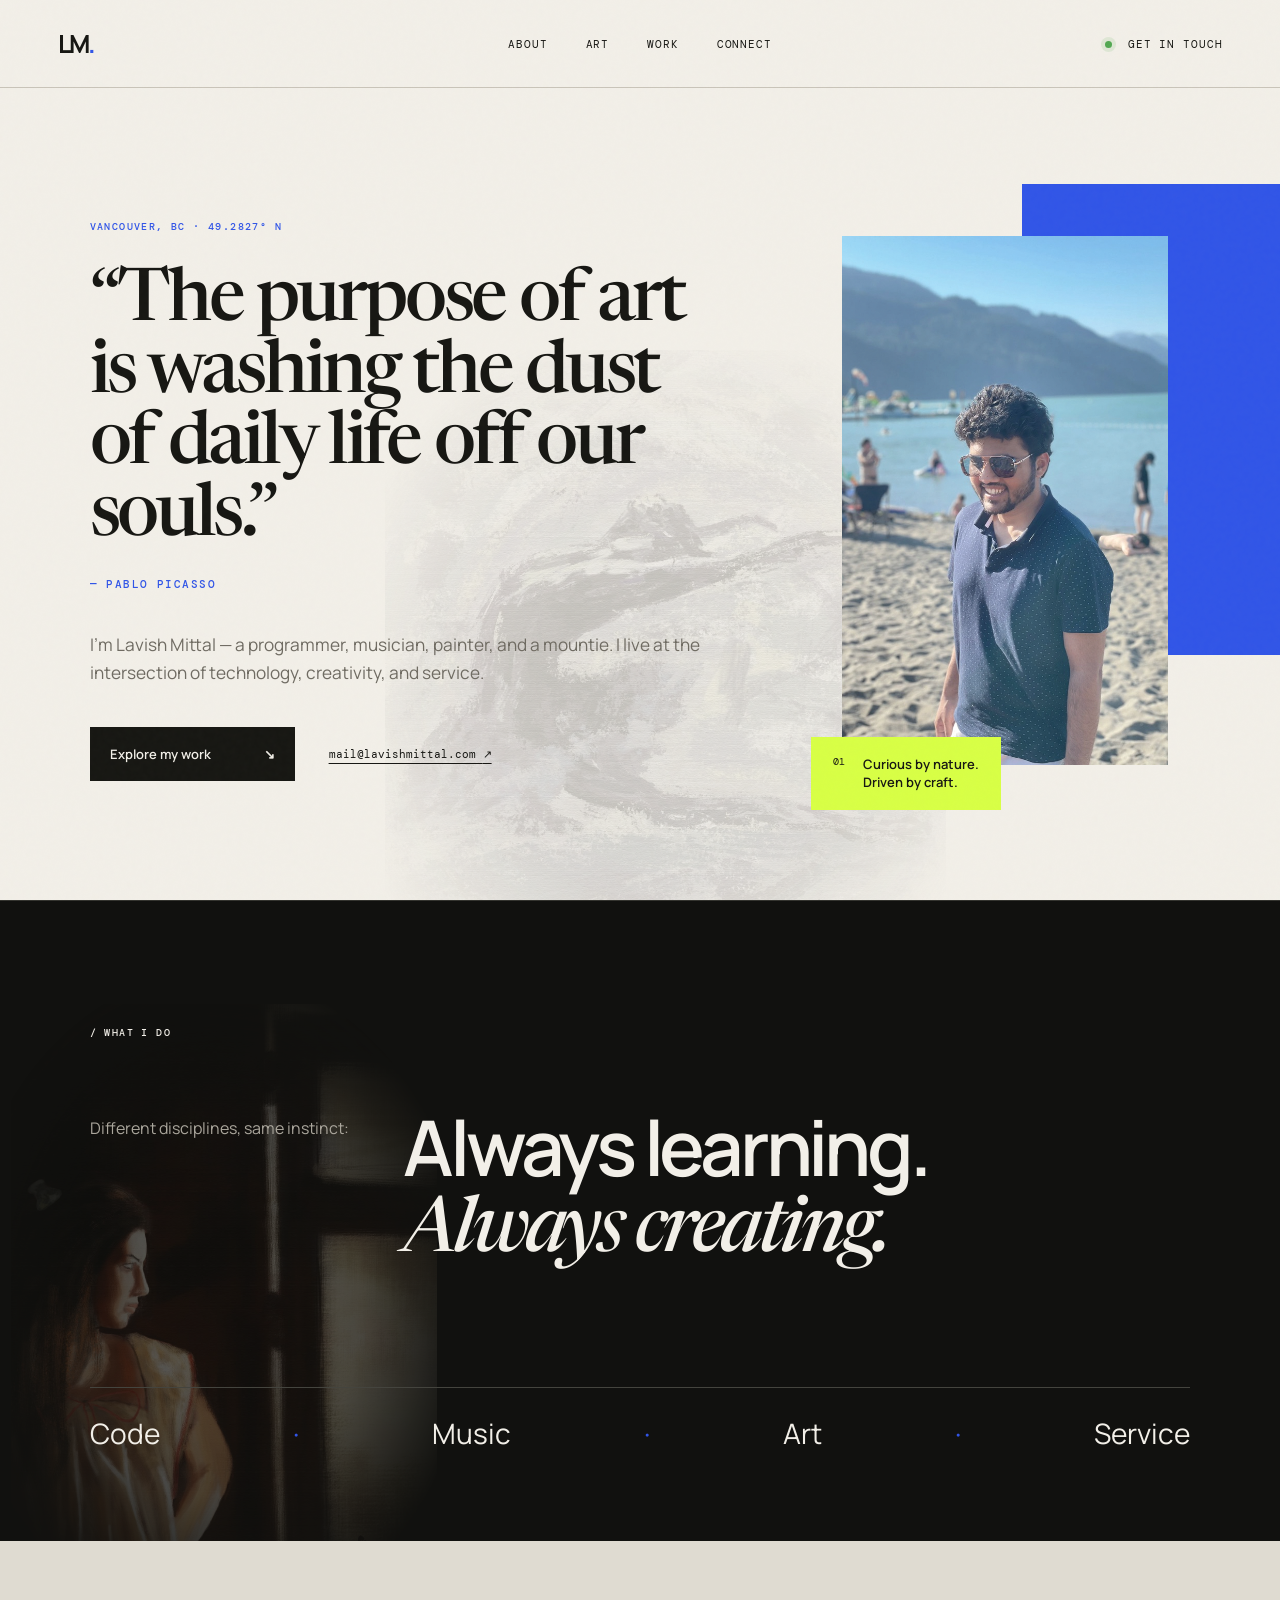
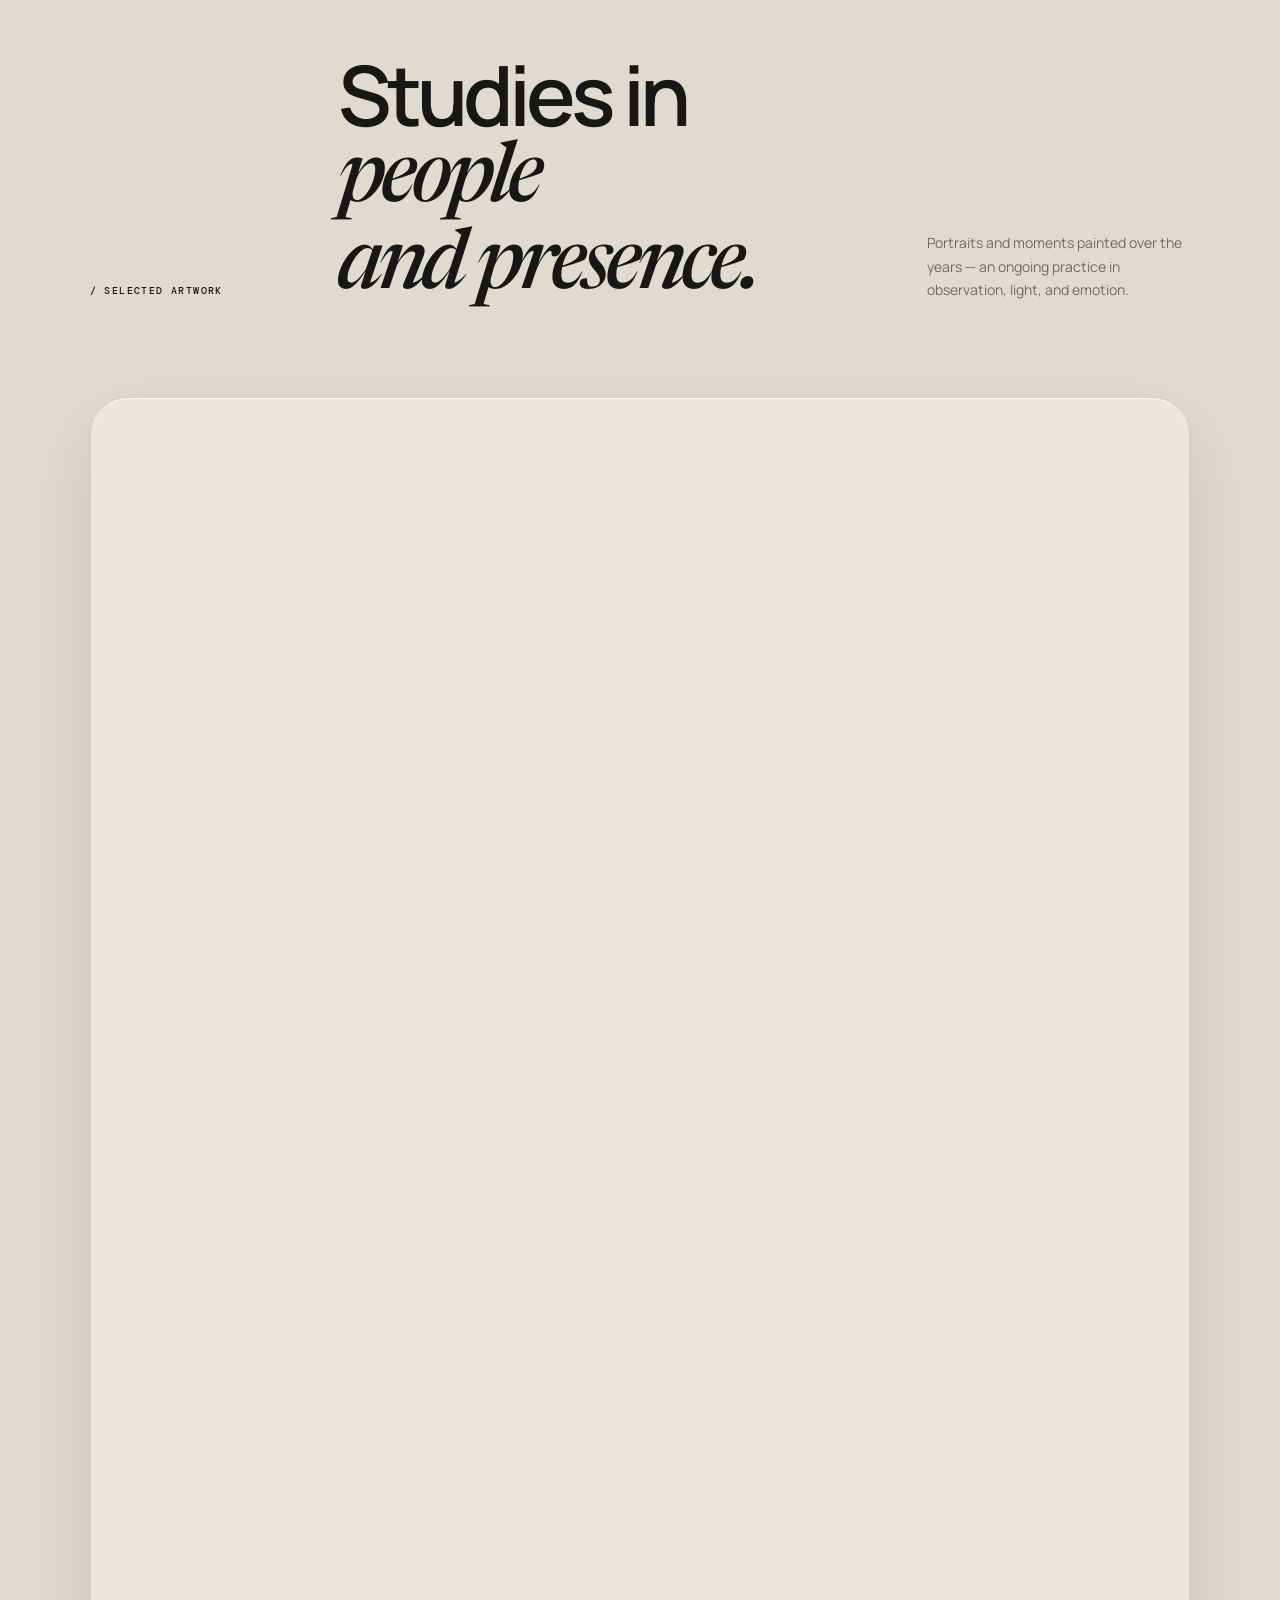
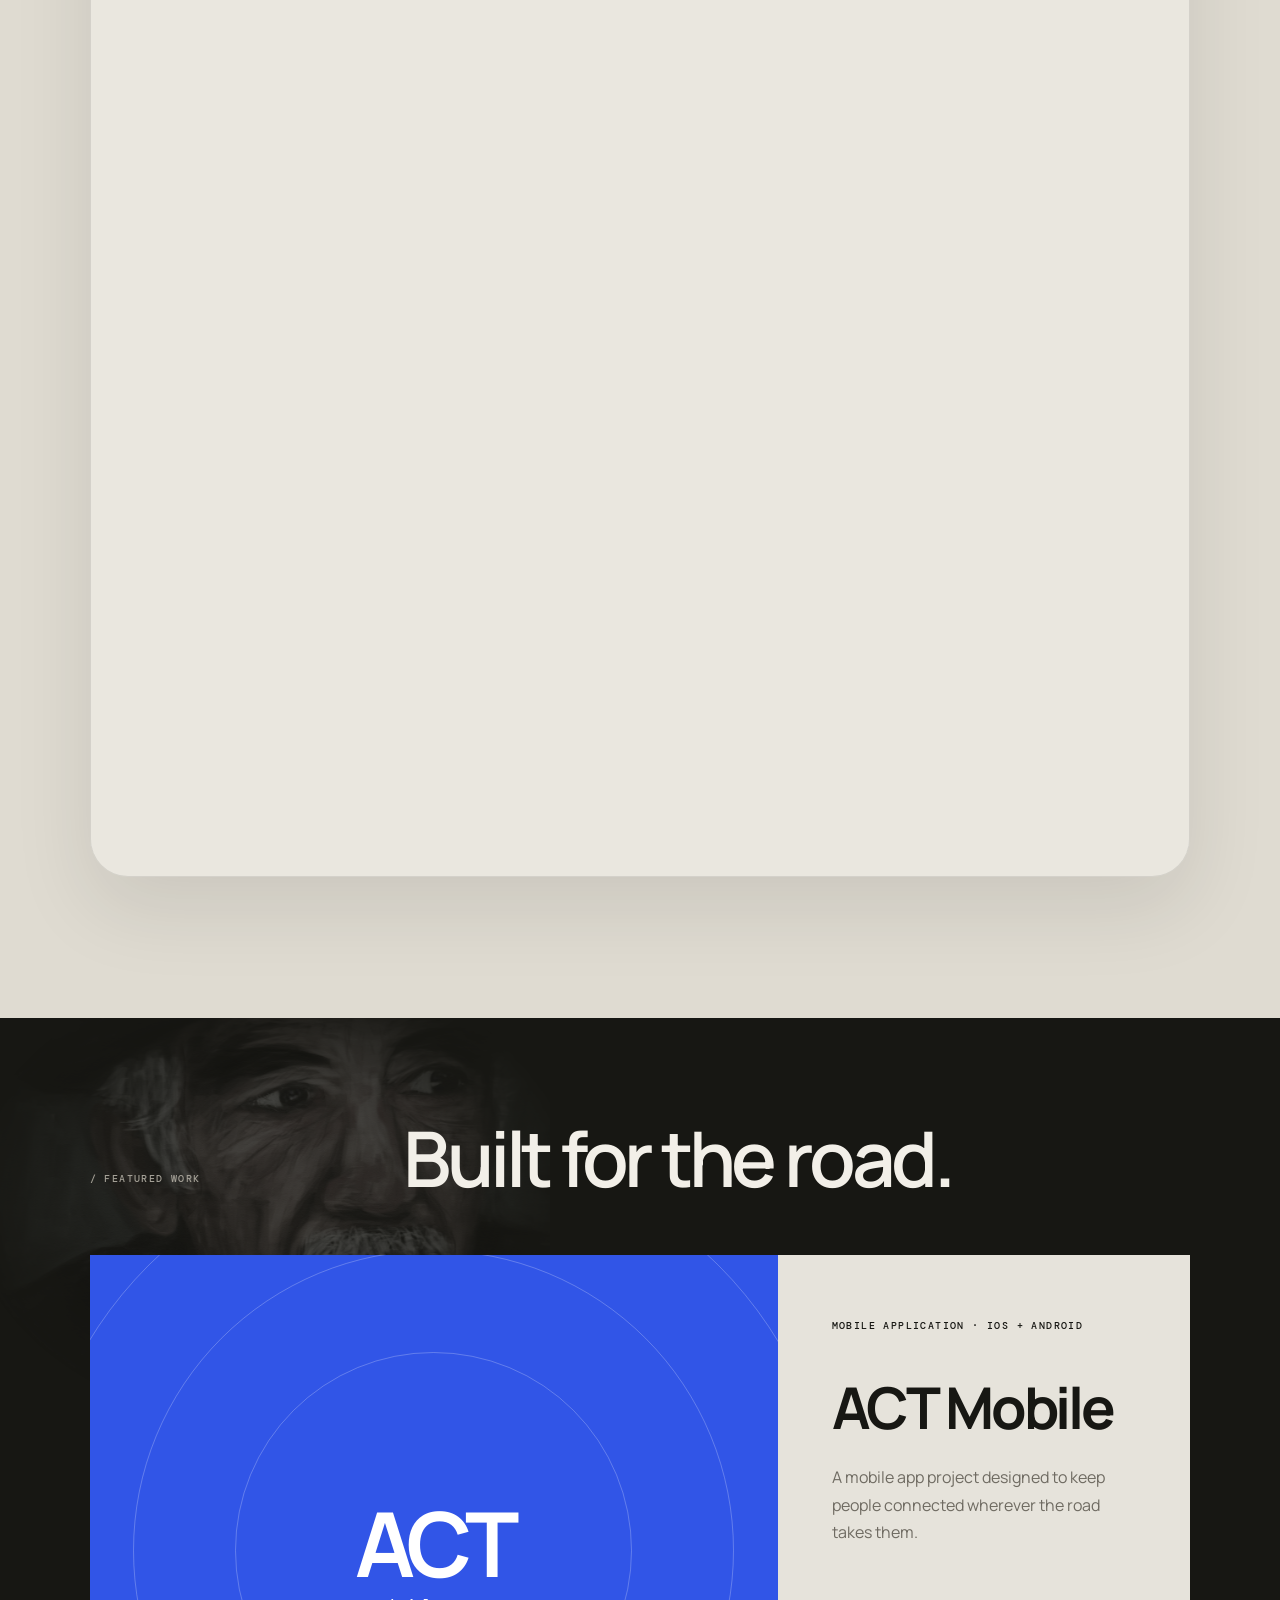
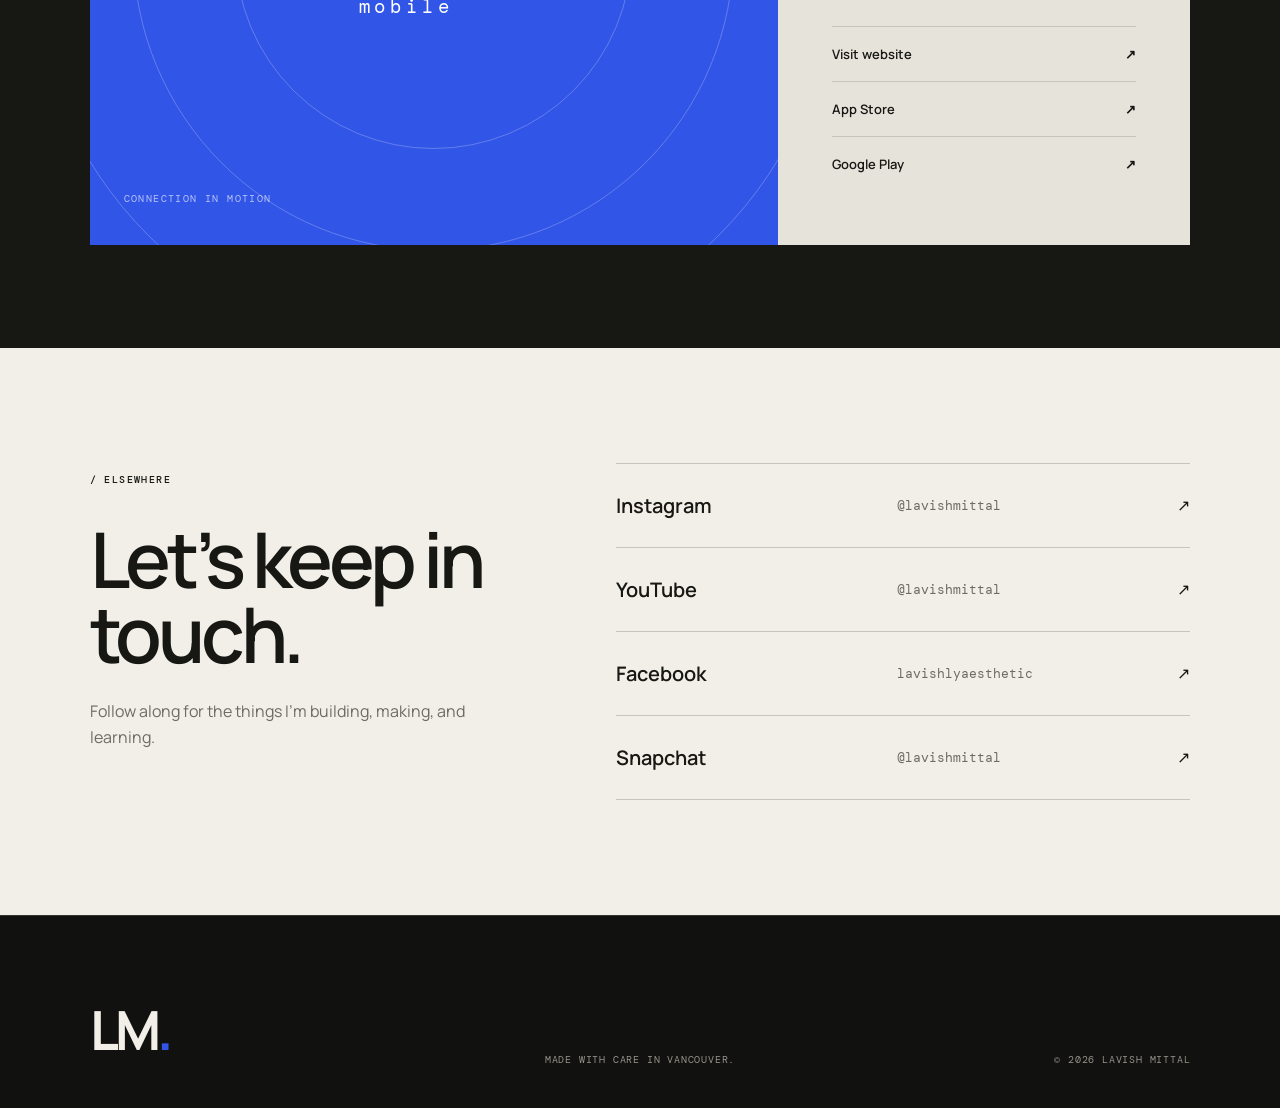
<file: index.html>
<!doctype html>
<html lang="en">
<head>
  <meta charset="utf-8">
  <meta name="viewport" content="width=device-width, initial-scale=1">
  <meta name="description" content="Lavish Mittal — programmer, musician, painter, and Mountie.">
  <meta name="theme-color" content="#f2efe8">
  <title>Lavish Mittal — Maker & Artist</title>
  <link rel="preconnect" href="https://fonts.googleapis.com">
  <link rel="preconnect" href="https://fonts.gstatic.com" crossorigin>
  <link href="https://fonts.googleapis.com/css2?family=DM+Mono:wght@400;500&family=Manrope:wght@400;500;600;700&family=Newsreader:ital,opsz,wght@1,6..72,500&display=swap" rel="stylesheet">
  <link rel="stylesheet" href="styles.css">
</head>
<body>
  <div class="grain" aria-hidden="true"></div>
  <header class="site-header">
    <a class="wordmark" href="#top" aria-label="Lavish Mittal, home">LM<span>.</span></a>
    <nav aria-label="Primary navigation">
      <a href="#about">About</a>
      <a href="#art">Art</a>
      <a href="#work">Work</a>
      <a href="#connect">Connect</a>
    </nav>
    <a class="availability" href="mailto:mail@lavishmittal.com"><span></span> Get in touch</a>
  </header>

  <main id="top">
    <section class="hero" aria-labelledby="hero-title">
      <div class="hero-copy">
        <p class="eyebrow">Vancouver, BC · 49.2827° N</p>
        <h1 id="hero-title" class="hero-quote">“The purpose of art is washing the dust of daily life off our souls.”</h1>
        <p class="hero-attribution">— Pablo Picasso</p>
        <p class="intro">I’m Lavish Mittal — a programmer, musician, painter, and a mountie. I live at the intersection of technology, creativity, and service.</p>
        <div class="hero-actions">
          <a class="button button-dark" href="#work">Explore my work <span>↘</span></a>
          <a class="text-link" href="mailto:mail@lavishmittal.com">mail@lavishmittal.com <span>↗</span></a>
        </div>
      </div>

      <figure class="portrait-wrap">
        <div class="portrait-accent" aria-hidden="true"></div>
        <img src="lav.jpeg" alt="Portrait of Lavish Mittal" class="portrait">
        <figcaption>
          <span>01</span>
          <p>Curious by nature.<br>Driven by craft.</p>
        </figcaption>
      </figure>
    </section>

    <section class="manifesto" id="about" aria-label="About Lavish">
      <p class="section-label">/ What I do</p>
      <div class="manifesto-copy">
        <p>Different disciplines, same instinct:</p>
        <h2>Always learning.<br><em>Always creating.</em></h2>
      </div>
      <div class="disciplines" aria-label="Disciplines">
        <span>Code</span><i>·</i><span>Music</span><i>·</i><span>Art</span><i>·</i><span>Service</span>
      </div>
    </section>

    <section class="art-gallery" id="art" aria-labelledby="art-title">
      <div class="art-heading">
        <p class="section-label">/ Selected artwork</p>
        <h2 id="art-title">Studies in <em>people<br>and presence.</em></h2>
        <p>Portraits and moments painted over the years — an ongoing practice in observation, light, and emotion.</p>
      </div>

      <div class="gallery-grid">
        <a class="art-piece art-tall" href="45333809_1164234127069773_5214466102687432704_n.jpg" target="_blank" aria-label="Open portrait painting in full size">
          <img src="45333809_1164234127069773_5214466102687432704_n.jpg" alt="Painted portrait of a woman in red" loading="lazy">
          <span>Portrait study <b>↗</b></span>
        </a>
        <a class="art-piece art-wide" href="500133043_3166820056811160_431227286864130053_n.jpg" target="_blank" aria-label="Open portrait painting in full size">
          <img src="500133043_3166820056811160_431227286864130053_n.jpg" alt="Painted close-up portrait of an elderly man" loading="lazy">
          <span>Character study <b>↗</b></span>
        </a>
        <a class="art-piece" href="503024496_3172577162902116_2042725675922503461_n.jpg" target="_blank" aria-label="Open figurative painting in full size">
          <img src="503024496_3172577162902116_2042725675922503461_n.jpg" alt="Painting of a woman standing beside a window" loading="lazy">
          <span>By the window <b>↗</b></span>
        </a>
        <a class="art-piece" href="502677030_3171892716303894_6536677921761740500_n.jpg" target="_blank" aria-label="Open portrait painting in full size">
          <img src="502677030_3171892716303894_6536677921761740500_n.jpg" alt="Soft portrait against a dark background" loading="lazy">
          <span>Quiet study <b>↗</b></span>
        </a>
        <a class="art-piece art-wide" href="503123449_3171460773013755_6445728737875734147_n.jpg" target="_blank" aria-label="Open figurative painting in full size">
          <img src="503123449_3171460773013755_6445728737875734147_n.jpg" alt="Painting of a monk in deep red robes" loading="lazy">
          <span>Red robes <b>↗</b></span>
        </a>
        <a class="art-piece" href="70185473_1389954481164402_3576658887899611136_n.jpg" target="_blank" aria-label="Open figurative painting in full size">
          <img src="70185473_1389954481164402_3576658887899611136_n.jpg" alt="Painting of a seated figure in a bright room" loading="lazy">
          <span>Light study <b>↗</b></span>
        </a>
        <a class="art-piece" href="49288576_1205456479614204_1578494386444959744_n.jpg" target="_blank" aria-label="Open monochrome portrait in full size">
          <img src="49288576_1205456479614204_1578494386444959744_n.jpg" alt="Monochrome expressive portrait" loading="lazy">
          <span>Expression <b>↗</b></span>
        </a>
        <a class="art-piece art-wide" href="507386533_3188047814688384_8783111321091109157_n.jpg" target="_blank" aria-label="Open monochrome portrait in full size">
          <img src="507386533_3188047814688384_8783111321091109157_n.jpg" alt="Detailed monochrome portrait of an elderly man" loading="lazy">
          <span>In detail <b>↗</b></span>
        </a>
        <a class="art-piece" href="495606057_1235580345245382_3469781739919746791_n.jpg" target="_blank" aria-label="Open portrait painting in full size">
          <img src="495606057_1235580345245382_3469781739919746791_n.jpg" alt="Monochrome portrait of a young child" loading="lazy">
          <span>Childhood <b>↗</b></span>
        </a>
        <a class="art-piece" href="505871938_3182665481893284_8049760898767540887_n.jpg" target="_blank" aria-label="Open portrait painting in full size">
          <img src="505871938_3182665481893284_8049760898767540887_n.jpg" alt="Monochrome portrait of a woman" loading="lazy">
          <span>Portrait in grey <b>↗</b></span>
        </a>
        <a class="art-piece art-wide" href="97703826_1631706380322543_3322864902397231104_n.jpg" target="_blank" aria-label="Open portrait painting in full size">
          <img src="97703826_1631706380322543_3322864902397231104_n.jpg" alt="Painted portrait against a blue background" loading="lazy">
          <span>Blue portrait <b>↗</b></span>
        </a>
        <a class="art-piece" href="504328164_3176739289152570_9043670616510920438_n.jpg" target="_blank" aria-label="Open abstract painting in full size">
          <img src="504328164_3176739289152570_9043670616510920438_n.jpg" alt="Abstract monochrome painting with sweeping gestural forms" loading="lazy">
          <span>Movement study <b>↗</b></span>
        </a>
      </div>
    </section>

    <section class="work" id="work" aria-labelledby="work-title">
      <div class="section-heading">
        <p class="section-label">/ Featured work</p>
        <h2 id="work-title">Built for the road.</h2>
      </div>

      <article class="project-card">
        <div class="project-visual" aria-hidden="true">
          <div class="signal signal-one"></div>
          <div class="signal signal-two"></div>
          <div class="signal signal-three"></div>
          <div class="app-mark">ACT<span>mobile</span></div>
          <p>Connection in motion</p>
        </div>
        <div class="project-copy">
          <div>
            <p class="project-meta">Mobile application · iOS + Android</p>
            <h3>ACT Mobile</h3>
            <p>A mobile app project designed to keep people connected wherever the road takes them.</p>
          </div>
          <div class="project-links">
            <a href="https://actmobile.ca" target="_blank" rel="noopener">Visit website <span>↗</span></a>
            <a href="https://apps.apple.com/us/app/act-mobile-bc/id6751232716" target="_blank" rel="noopener">App Store <span>↗</span></a>
            <a href="https://play.google.com/store/apps/details?id=ca.actmobile" target="_blank" rel="noopener">Google Play <span>↗</span></a>
          </div>
        </div>
      </article>
    </section>

    <section class="connect" id="connect" aria-labelledby="connect-title">
      <div class="connect-copy">
        <p class="section-label">/ Elsewhere</p>
        <h2 id="connect-title">Let’s keep in touch.</h2>
        <p>Follow along for the things I’m building, making, and learning.</p>
      </div>
      <div class="social-list">
        <a href="https://instagram.com/lavishmittal" target="_blank" rel="noopener"><span>Instagram</span><small>@lavishmittal</small><b>↗</b></a>
        <a href="https://youtube.com/@lavishmittal" target="_blank" rel="noopener"><span>YouTube</span><small>@lavishmittal</small><b>↗</b></a>
        <a href="https://facebook.com/lavishlyaesthetic" target="_blank" rel="noopener"><span>Facebook</span><small>lavishlyaesthetic</small><b>↗</b></a>
        <a href="https://snapchat.com/add/lavishmittal" target="_blank" rel="noopener"><span>Snapchat</span><small>@lavishmittal</small><b>↗</b></a>
      </div>
    </section>
  </main>

  <footer>
    <a class="wordmark footer-mark" href="#top">LM<span>.</span></a>
    <p>Made with care in Vancouver.</p>
    <p>© <span id="year">2026</span> Lavish Mittal</p>
  </footer>

  <script>
    document.getElementById('year').textContent = new Date().getFullYear();

    const artwork = [...document.querySelectorAll('.art-piece')];
    const gallery = document.querySelector('.gallery-grid');
    const reducedMotion = window.matchMedia('(prefers-reduced-motion: reduce)').matches;
    gallery.classList.toggle('gallery-motion', !reducedMotion);

    let focusFrame;
    const updateGalleryMotion = () => {
      const viewportCenter = window.innerHeight / 2;
      const focusRange = window.innerHeight * .72;

      artwork.forEach((piece, index) => {
        const rect = piece.getBoundingClientRect();
        const pieceCenter = rect.top + rect.height / 2;
        const distance = Math.abs(pieceCenter - viewportCenter);
        const proximity = Math.max(0, Math.min(1, 1 - distance / focusRange));
        const focus = Math.pow(proximity, .72);

        piece.style.setProperty('--art-blur', `${(3.5 * (1 - focus)).toFixed(2)}px`);
        piece.style.setProperty('--art-brightness', (.9 + .1 * focus).toFixed(3));
        piece.style.setProperty('--art-saturation', (.78 + .24 * focus).toFixed(3));
        piece.style.setProperty('--art-scale', (1.018 - .018 * focus).toFixed(4));

        if (!reducedMotion) {
          const stagger = (index % 3) * 34;
          const revealStart = window.innerHeight * .94 - stagger;
          const reveal = Math.max(0, Math.min(1, (revealStart - rect.top) / (window.innerHeight * .24)));
          piece.style.setProperty('--reveal-opacity', reveal.toFixed(3));
          piece.style.setProperty('--reveal-y', `${(42 * (1 - reveal)).toFixed(1)}px`);
        }
      });
    };

    const queueGalleryMotion = () => {
      cancelAnimationFrame(focusFrame);
      focusFrame = requestAnimationFrame(updateGalleryMotion);
    };

    window.addEventListener('scroll', queueGalleryMotion, { passive: true });
    window.addEventListener('resize', queueGalleryMotion);
    window.addEventListener('load', queueGalleryMotion, { once: true });
    artwork.forEach(piece => piece.querySelector('img').addEventListener('load', queueGalleryMotion, { once: true }));
    queueGalleryMotion();
  </script>
</body>
</html>
</file>
<file: styles.css>
:root {
  --paper: #f2efe8;
  --ink: #171713;
  --muted: #6f6b62;
  --line: #c9c4b9;
  --blue: #3155e7;
  --acid: #d8ff45;
  --sans: "Manrope", sans-serif;
  --serif: "Newsreader", serif;
  --mono: "DM Mono", monospace;
}

* { box-sizing: border-box; }
html { scroll-behavior: smooth; }
body { margin: 0; color: var(--ink); background: var(--paper); font-family: var(--sans); }
a { color: inherit; }
.grain { position: fixed; inset: 0; pointer-events: none; z-index: 20; opacity: .025; background-image: url("data:image/svg+xml,%3Csvg viewBox='0 0 180 180' xmlns='http://www.w3.org/2000/svg'%3E%3Cfilter id='n'%3E%3CfeTurbulence type='fractalNoise' baseFrequency='.9' numOctaves='3' stitchTiles='stitch'/%3E%3C/filter%3E%3Crect width='100%25' height='100%25' filter='url(%23n)' opacity='.8'/%3E%3C/svg%3E"); }

.site-header { min-height: 88px; display: grid; grid-template-columns: 1fr auto 1fr; align-items: center; padding: 0 4.5vw; border-bottom: 1px solid var(--line); }
.wordmark { font-size: 25px; font-weight: 700; text-decoration: none; letter-spacing: -.07em; }
.wordmark span { color: var(--blue); }
nav { display: flex; gap: 38px; }
nav a, .availability { font-family: var(--mono); font-size: 11px; text-transform: uppercase; letter-spacing: .08em; text-decoration: none; }
nav a { position: relative; }
nav a::after { content: ""; position: absolute; left: 0; right: 100%; bottom: -6px; height: 1px; background: var(--ink); transition: right .25s; }
nav a:hover::after { right: 0; }
.availability { justify-self: end; }
.availability span { display: inline-block; width: 7px; height: 7px; margin-right: 8px; border-radius: 50%; background: #53a852; box-shadow: 0 0 0 4px rgba(83,168,82,.13); }

.hero { position: relative; isolation: isolate; min-height: calc(100vh - 88px); display: grid; grid-template-columns: 1.25fr .75fr; gap: 7vw; align-items: center; padding: 7vw 7vw 6vw; overflow: hidden; }
.hero::before { content: ""; position: absolute; z-index: -1; width: 48vw; height: 52vw; left: 28vw; bottom: -9vw; background: url("504328164_3176739289152570_9043670616510920438_n.jpg") center/contain no-repeat; opacity: .2; mix-blend-mode: multiply; -webkit-mask-image: radial-gradient(ellipse at center, #000 25%, rgba(0,0,0,.82) 48%, rgba(0,0,0,.3) 67%, transparent 79%); mask-image: radial-gradient(ellipse at center, #000 25%, rgba(0,0,0,.82) 48%, rgba(0,0,0,.3) 67%, transparent 79%); }
.eyebrow, .section-label, .project-meta { font: 500 10px var(--mono); text-transform: uppercase; letter-spacing: .14em; }
.eyebrow { margin: 0 0 34px; color: var(--blue); }
h1 { max-width: 970px; margin: 0; font-size: clamp(55px, 7vw, 112px); line-height: .92; letter-spacing: -.065em; font-weight: 600; }
h1 em, h2 em { font-family: var(--serif); font-weight: 500; }
.hero-quote { max-width: 910px; font-family: var(--serif); font-size: clamp(46px, 5.7vw, 88px); font-weight: 500; line-height: .98; letter-spacing: -.045em; }
.hero-attribution { margin: 24px 0 0; font: 500 11px var(--mono); text-transform: uppercase; letter-spacing: .13em; color: var(--blue); }
.intro { max-width: 610px; margin: 40px 0 0; color: var(--muted); font-size: clamp(16px, 1.35vw, 21px); line-height: 1.6; }
.hero-actions { display: flex; align-items: center; gap: 34px; margin-top: 40px; }
.button { display: inline-flex; align-items: center; justify-content: space-between; min-width: 205px; padding: 18px 20px; text-decoration: none; font-size: 13px; font-weight: 600; }
.button-dark { color: var(--paper); background: var(--ink); transition: transform .25s, background .25s; }
.button-dark:hover { background: var(--blue); transform: translateY(-3px); }
.text-link { font-family: var(--mono); font-size: 11px; text-underline-offset: 5px; }
.portrait-wrap { position: relative; align-self: stretch; min-height: 580px; margin: 0; }
.portrait { position: absolute; inset: 9% 0 9% 8%; width: 86%; height: 82%; object-fit: cover; filter: saturate(.74) contrast(1.04); }
.portrait-accent { position: absolute; width: 68%; height: 73%; right: -7vw; top: 1%; background: var(--blue); }
.portrait-wrap figcaption { position: absolute; display: flex; gap: 18px; align-items: flex-start; left: 0; bottom: 2%; padding: 18px 22px; background: var(--acid); }
.portrait-wrap figcaption span { font: 10px var(--mono); }
.portrait-wrap figcaption p { margin: 0; font-size: 13px; line-height: 1.45; font-weight: 600; }

.manifesto { position: relative; isolation: isolate; overflow: hidden; padding: 9vw 7vw 7vw; color: var(--paper); background: #11110f; border-top: 1px solid #34342f; }
.manifesto::after { content: ""; position: absolute; z-index: -1; width: 35vw; height: 47vw; left: 0; bottom: -5vw; background: url("503024496_3172577162902116_2042725675922503461_n.jpg") center/contain no-repeat; opacity: .3; -webkit-mask-image: radial-gradient(ellipse at 48% 50%, #000 20%, rgba(0,0,0,.8) 45%, rgba(0,0,0,.28) 66%, transparent 79%); mask-image: radial-gradient(ellipse at 48% 50%, #000 20%, rgba(0,0,0,.8) 45%, rgba(0,0,0,.28) 66%, transparent 79%); }
.manifesto-copy { display: grid; grid-template-columns: 1fr 3fr; gap: 4vw; margin-top: 70px; }
.manifesto-copy > p { color: #aaa69c; margin: 8px 0; }
.manifesto h2, .section-heading h2, .connect h2 { margin: 0; font-size: clamp(48px, 6vw, 96px); line-height: .98; letter-spacing: -.055em; font-weight: 600; }
.disciplines { display: flex; justify-content: space-between; align-items: center; gap: 20px; margin-top: 9vw; padding-top: 26px; border-top: 1px solid #44443e; font-size: clamp(18px, 2.2vw, 32px); }
.disciplines i { color: var(--blue); font-style: normal; }

.art-gallery { position: relative; isolation: isolate; overflow: hidden; padding: 9vw 7vw 11vw; background: #dfdbd1; }
.art-heading { display: grid; grid-template-columns: .7fr 2fr 1fr; gap: 5vw; align-items: end; margin-bottom: 7vw; }
.art-heading h2 { margin: 0; font-size: clamp(52px, 6.5vw, 104px); line-height: .9; letter-spacing: -.06em; font-weight: 600; }
.art-heading h2 em { font-family: var(--serif); font-weight: 500; }
.art-heading > p:last-child { max-width: 350px; margin: 0 0 5px; color: var(--muted); font-size: 14px; line-height: 1.7; }
.gallery-grid { column-count: 3; column-gap: 2.25vw; padding: 2.4vw; border: 1px solid rgba(23,23,19,.1); border-radius: 38px; background: rgba(242,239,232,.58); box-shadow: 0 30px 80px rgba(23,23,19,.1), inset 0 1px 0 rgba(255,255,255,.7); }
.art-piece { position: relative; display: inline-block; width: 100%; margin: 0 0 3.5vw; overflow: hidden; break-inside: avoid; color: var(--ink); text-decoration: none; }
.art-piece img { display: block; width: 100%; height: auto; object-fit: contain; filter: blur(var(--art-blur, 3.5px)) brightness(var(--art-brightness, .9)) saturate(var(--art-saturation, .78)); transform: scale(var(--art-scale, 1.018)); transform-origin: center; transition: filter .12s linear, transform .12s linear, box-shadow .4s; }
.art-piece:hover img, .art-piece:focus-visible img { filter: blur(0) brightness(1) contrast(1) saturate(1.02); transform: scale(1); box-shadow: 0 24px 50px rgba(23,23,19,.16); }
.art-piece span { display: flex; justify-content: space-between; padding: 13px 0; border-bottom: 1px solid rgba(23,23,19,.25); font: 10px var(--mono); text-transform: uppercase; letter-spacing: .11em; transition: padding .35s, border-color .35s; }
.art-piece:hover span { padding-left: 7px; border-color: rgba(23,23,19,.6); }
.art-piece b { font-weight: 400; transition: transform .2s; }
.art-piece:hover b { transform: translate(3px,-3px); }

@media (prefers-reduced-motion: no-preference) {
  .gallery-motion .art-piece { opacity: var(--reveal-opacity, 1); transform: translateY(var(--reveal-y, 0)); transition: opacity .16s linear, transform .2s cubic-bezier(.2,.7,.2,1); }
}

.work { position: relative; isolation: isolate; overflow: hidden; padding: 8vw 7vw; background: var(--ink); color: var(--paper); }
.work::before { content: ""; position: absolute; z-index: -1; width: 43vw; height: 32vw; left: 0; top: -2vw; background: url("500133043_3166820056811160_431227286864130053_n.jpg") center/contain no-repeat; opacity: .25; filter: grayscale(.65); -webkit-mask-image: radial-gradient(ellipse at center, #000 24%, rgba(0,0,0,.8) 47%, rgba(0,0,0,.25) 68%, transparent 80%); mask-image: radial-gradient(ellipse at center, #000 24%, rgba(0,0,0,.8) 47%, rgba(0,0,0,.25) 68%, transparent 80%); }
.section-heading { display: grid; grid-template-columns: 1fr 3fr; align-items: end; gap: 4vw; margin-bottom: 60px; }
.work .section-label { color: #a4a096; }
.project-card { display: grid; grid-template-columns: 1.25fr .75fr; min-height: 590px; background: #e6e3db; color: var(--ink); }
.project-visual { position: relative; display: grid; place-items: center; overflow: hidden; background: var(--blue); }
.app-mark { position: relative; z-index: 2; color: white; font-size: clamp(48px, 7vw, 108px); letter-spacing: -.075em; font-weight: 700; }
.app-mark span { display: block; margin: -10px 0 0 4px; font: 400 clamp(16px, 1.5vw, 23px) var(--mono); letter-spacing: .25em; }
.project-visual > p { position: absolute; bottom: 30px; left: 34px; color: rgba(255,255,255,.65); font: 10px var(--mono); text-transform: uppercase; letter-spacing: .14em; }
.signal { position: absolute; border: 1px solid rgba(255,255,255,.24); border-radius: 50%; }
.signal-one { width: 31vw; height: 31vw; }
.signal-two { width: 47vw; height: 47vw; }
.signal-three { width: 63vw; height: 63vw; }
.project-copy { display: flex; flex-direction: column; justify-content: space-between; padding: 54px; }
.project-copy h3 { margin: 36px 0 18px; font-size: clamp(42px, 4.5vw, 72px); letter-spacing: -.055em; }
.project-copy > div > p:last-child { color: var(--muted); line-height: 1.7; }
.project-links a { display: flex; justify-content: space-between; padding: 18px 0; border-top: 1px solid var(--line); text-decoration: none; font-size: 13px; font-weight: 600; }
.project-links a:hover span { transform: translate(3px,-3px); }
.project-links span { transition: transform .2s; }

.connect { position: relative; isolation: isolate; overflow: hidden; display: grid; grid-template-columns: .85fr 1.15fr; gap: 8vw; padding: 9vw 7vw; }
.connect h2 { margin-top: 35px; }
.connect-copy > p:last-child { max-width: 400px; margin-top: 28px; color: var(--muted); line-height: 1.6; }
.social-list { border-top: 1px solid var(--line); }
.social-list a { display: grid; grid-template-columns: 1fr 1fr auto; align-items: center; padding: 28px 0; border-bottom: 1px solid var(--line); text-decoration: none; transition: padding .25s, color .25s; }
.social-list a:hover { padding-left: 14px; color: var(--blue); }
.social-list span { font-size: 20px; font-weight: 600; }
.social-list small { color: var(--muted); font-family: var(--mono); }
.social-list b { font-weight: 400; }

footer { display: grid; grid-template-columns: 1fr 1fr 1fr; align-items: end; padding: 76px 7vw 42px; color: var(--paper); background: #11110f; border-top: 1px solid #34342f; }
.footer-mark { font-size: 54px; }
footer p { margin: 0; color: #969289; font: 10px var(--mono); text-transform: uppercase; letter-spacing: .08em; }
footer p:nth-child(2) { text-align: center; }
footer p:last-child { text-align: right; }

@media (prefers-reduced-motion: no-preference) {
  .hero-copy, .portrait-wrap { animation: enter .8s cubic-bezier(.2,.7,.2,1) both; }
  .portrait-wrap { animation-delay: .12s; }
  @keyframes enter { from { opacity: 0; transform: translateY(24px); } }
}

@media (max-width: 850px) {
  .site-header { grid-template-columns: 1fr 1fr; min-height: 72px; }
  nav { display: none; }
  .hero { grid-template-columns: 1fr; padding-top: 14vw; }
  .hero::before { width: 90vw; height: 94vw; left: 5vw; top: 7vw; bottom: auto; opacity: .14; background-position: center top; }
  .portrait-wrap { min-height: 600px; }
  .portrait-accent { right: -7vw; }
  .manifesto-copy, .section-heading { grid-template-columns: 1fr; }
  .manifesto::after { width: 58vw; height: 78vw; left: auto; right: -7vw; bottom: -4vw; opacity: .2; background-position: right bottom; }
  .art-heading { grid-template-columns: 1fr; }
  .art-heading > p:last-child { margin-top: 8px; }
  .gallery-grid { column-count: 2; column-gap: 3vw; }
  .art-piece { margin-bottom: 5vw; }
  .project-card { grid-template-columns: 1fr; }
  .work::before { width: 74vw; height: 56vw; left: auto; right: -5vw; top: 0; opacity: .2; background-position: right top; }
  .project-visual { min-height: 520px; }
  .connect { grid-template-columns: 1fr; }
}

@media (max-width: 560px) {
  .site-header, .hero, .manifesto, .work, .connect, footer { padding-left: 22px; padding-right: 22px; }
  .availability { font-size: 9px; }
  .hero::before { width: 112vw; height: 112vw; left: -6vw; top: 9vw; opacity: .13; background-size: contain; }
  h1 { font-size: clamp(50px, 16vw, 76px); }
  .hero-actions { align-items: flex-start; flex-direction: column; gap: 22px; }
  .portrait-wrap { min-height: 460px; }
  .portrait { left: 0; width: 94%; }
  .portrait-accent { right: -22px; }
  .manifesto { padding-top: 95px; padding-bottom: 85px; }
  .manifesto::after { width: 76vw; height: 102vw; left: auto; right: -18vw; bottom: -6vw; opacity: .16; background-position: right bottom; }
  .manifesto-copy { margin-top: 45px; }
  .manifesto h2, .section-heading h2, .connect h2 { font-size: 48px; }
  .disciplines { flex-wrap: wrap; justify-content: flex-start; }
  .art-gallery { padding-top: 95px; padding-bottom: 100px; }
  .gallery-grid { padding: 16px; border-radius: 24px; }
  .art-heading { margin-bottom: 60px; }
  .art-heading h2 { font-size: 51px; }
  .gallery-grid { display: block; column-count: 1; }
  .art-piece { display: block; margin: 0 0 42px !important; }
  .art-piece img, .art-piece.art-wide img { width: 100%; height: auto; max-height: none; object-fit: contain; }
  .work::before { width: 96vw; height: 72vw; left: auto; right: -12vw; top: 1vw; opacity: .17; background-position: right top; }
  .project-visual { min-height: 390px; }
  .project-copy { padding: 38px 26px; gap: 70px; }
  .social-list a { grid-template-columns: 1fr auto; }
  .social-list small { display: none; }
  footer { grid-template-columns: 1fr 1fr; gap: 38px; }
  footer p:nth-child(2) { display: none; }
}
</file>
